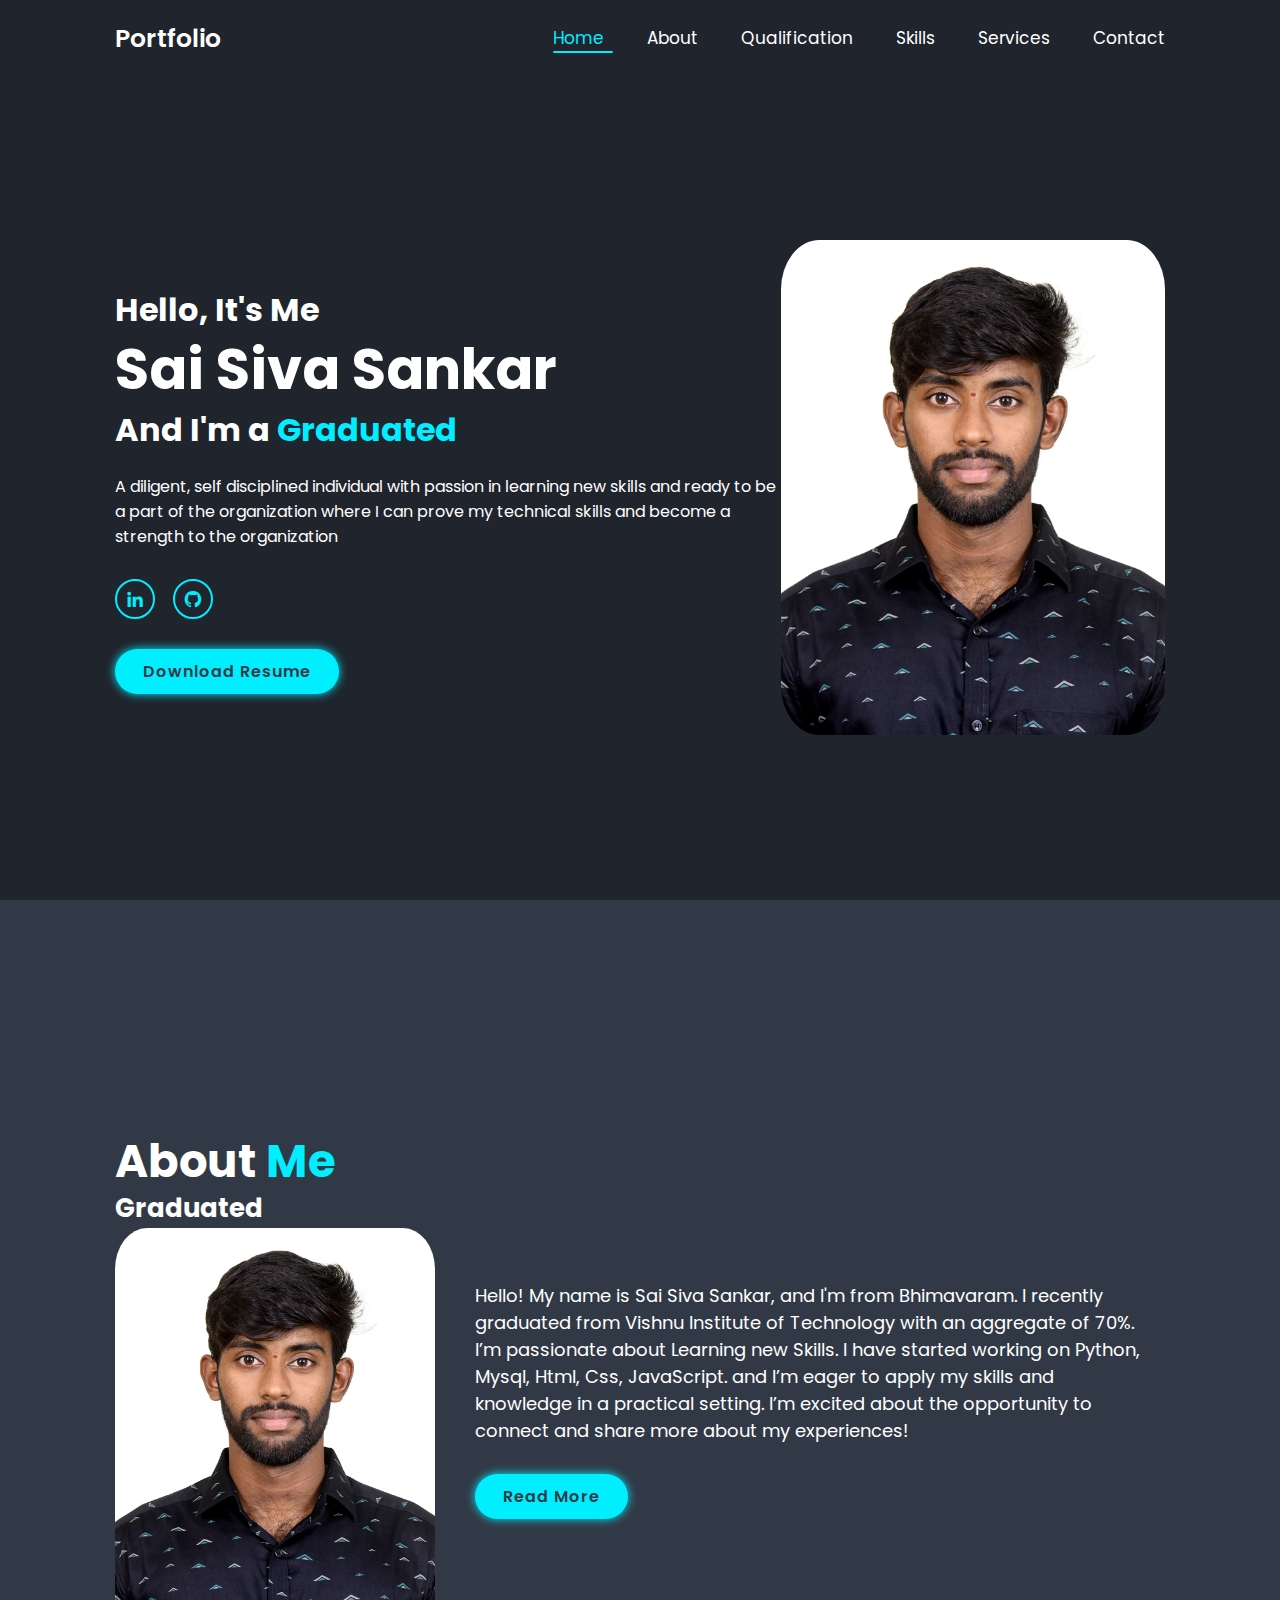
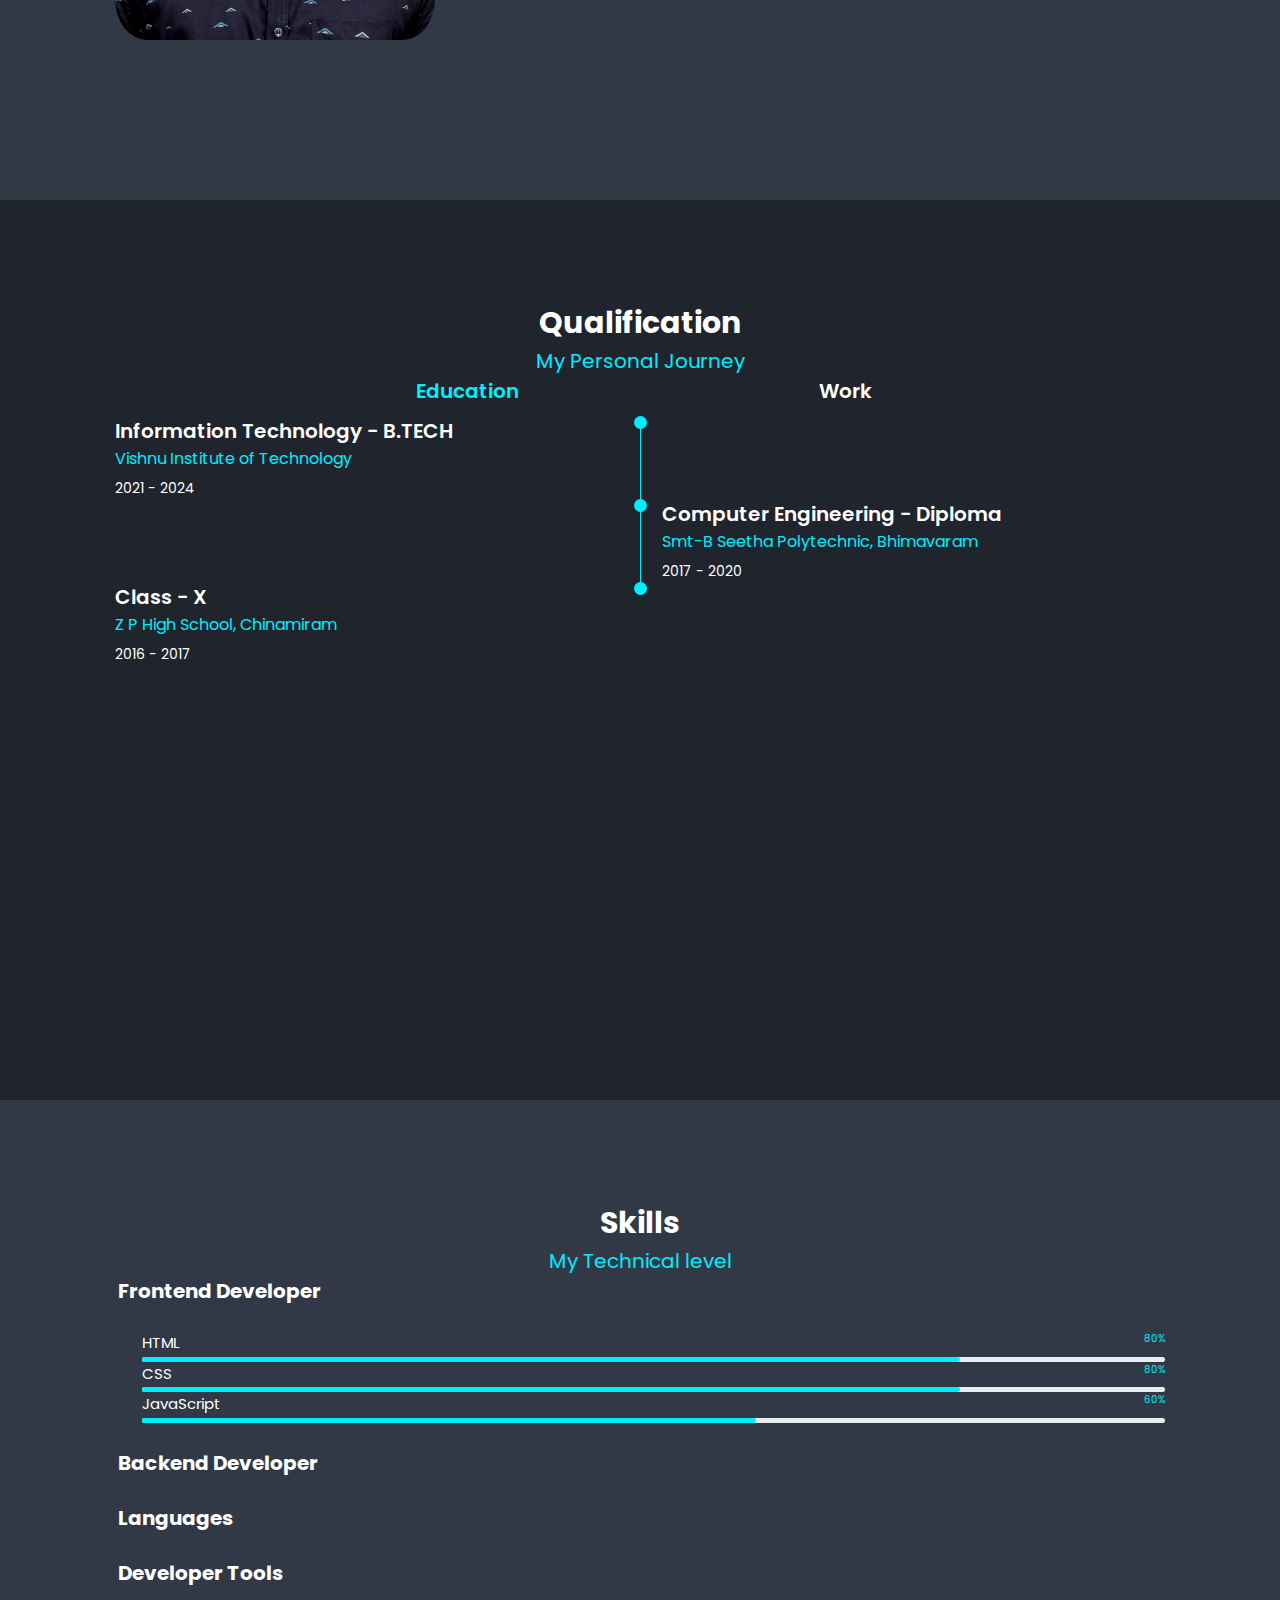
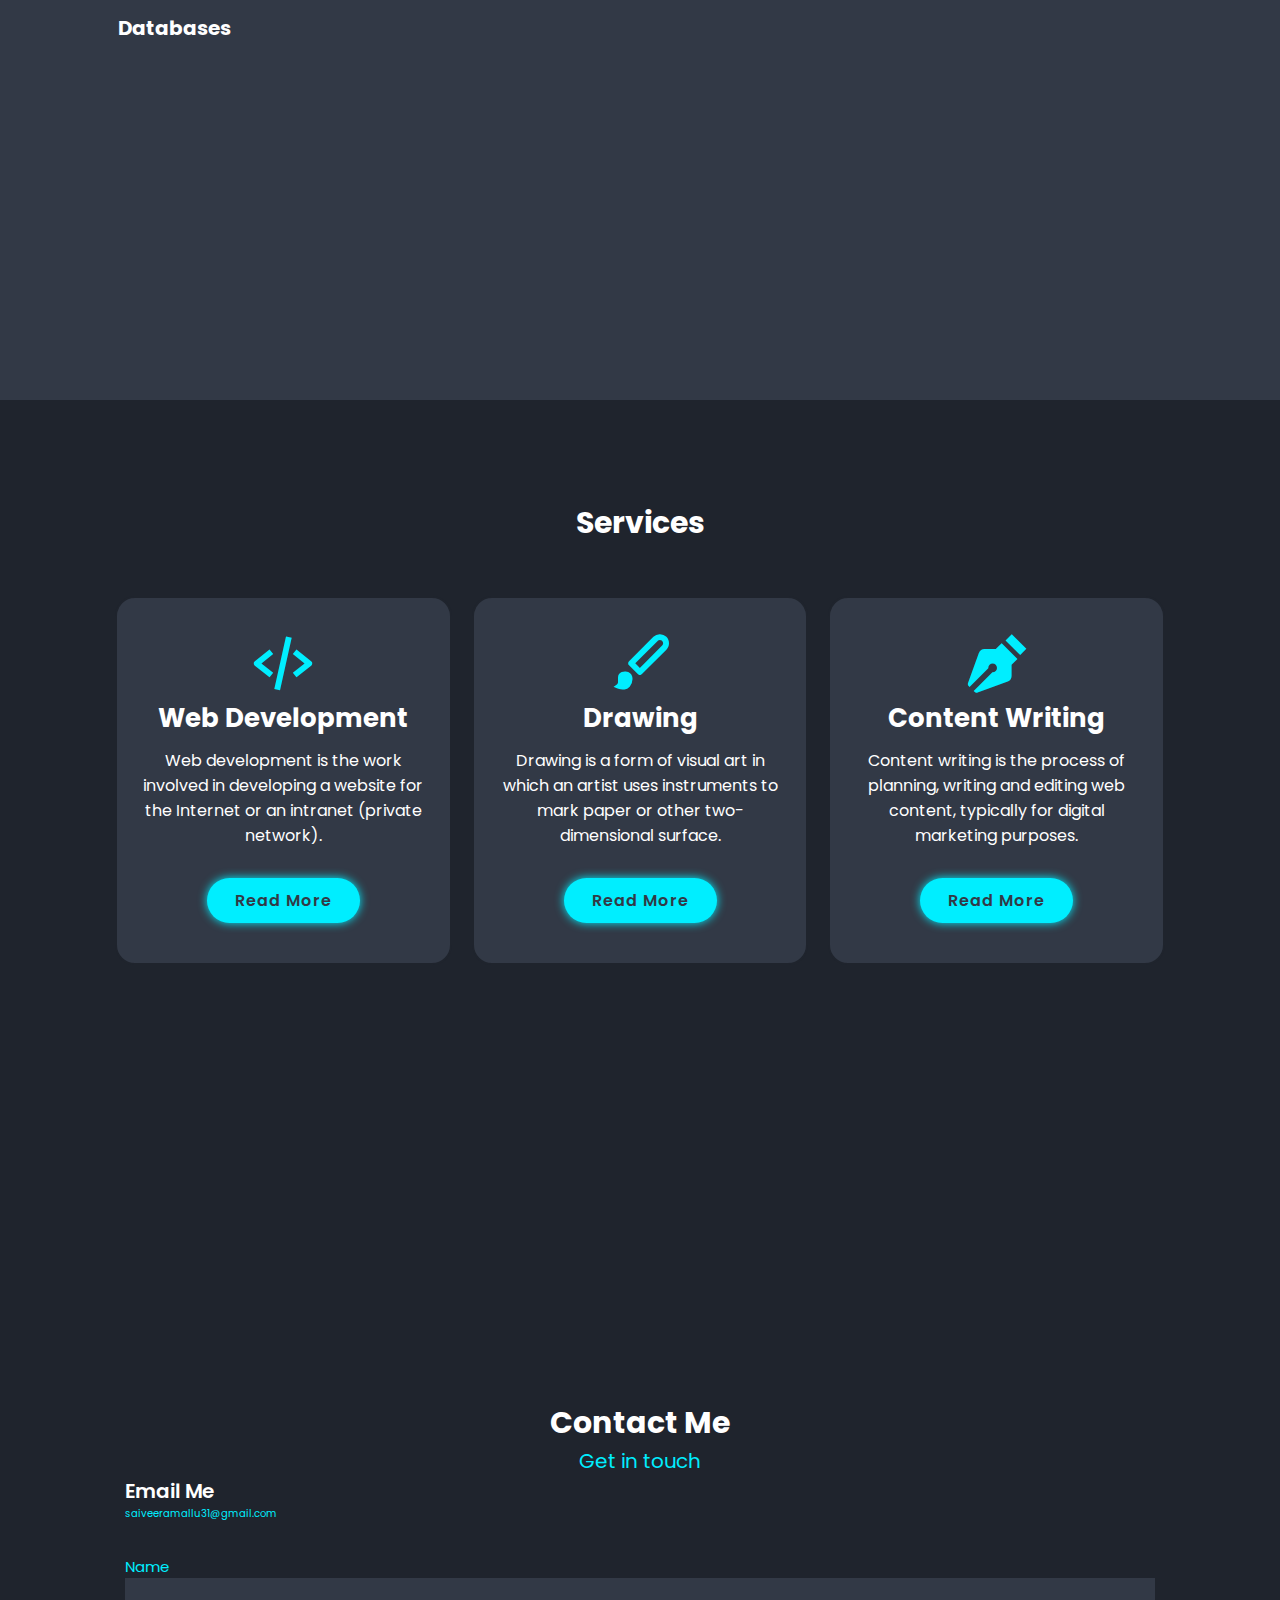
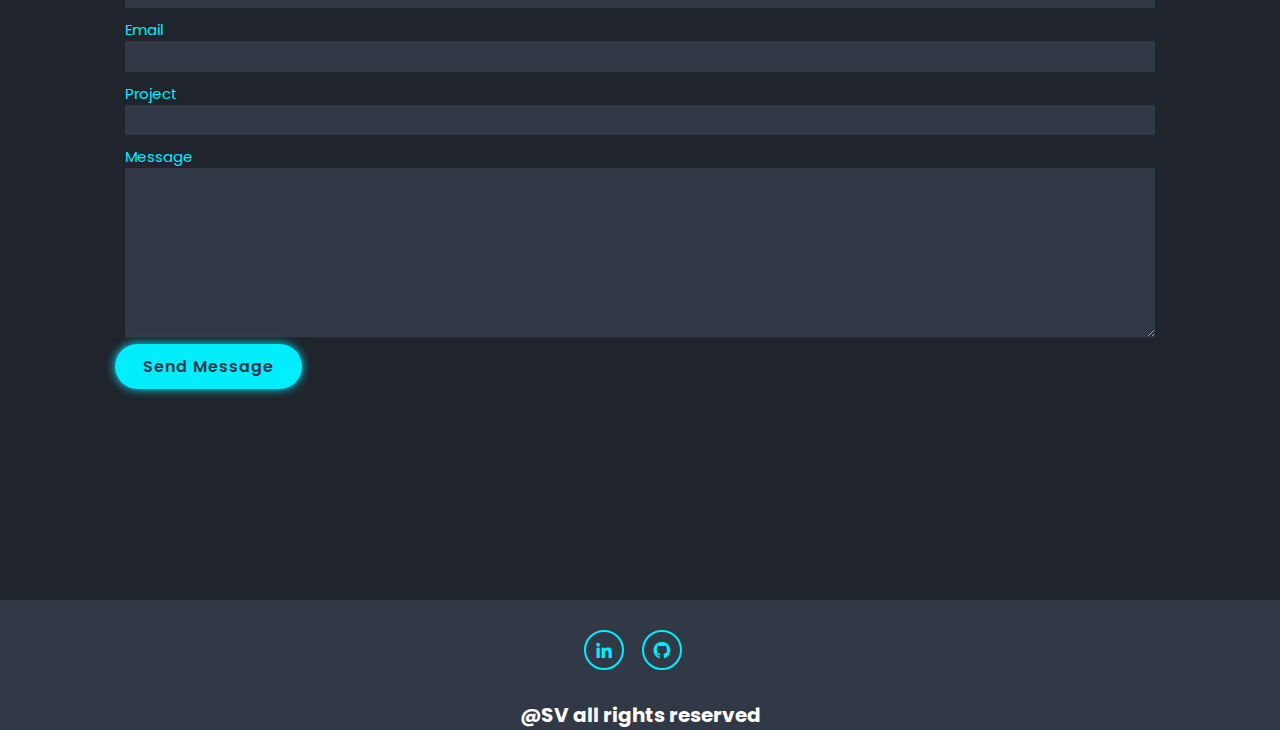
<file: index.html>
<!DOCTYPE html>
<html lang="en">
    <head>
        <meta charset="UTF-8">
        <meta http-equiv="X-UA-Compatible" content=""IE=edge">
        <meta name="viewport" content="width=device-width, initial-scale=1.0">
        <title>Resonsive Personal Portfolio Website Design </title>

        <!--box icons-->
        <link href="https://unpkg.com/boxicons@2.1.4/css/boxicons.min.css" rel="stylesheet">

        <!--icons-->
        <link rel="stylesheet" href="https://unicons.iconscout.com/release/v4.0.8/css/line.css">

        <!--custom css-->

        <link rel="stylesheet" href="style.css">
        
    </head>

    <body>
        <!--header design-->
        <header class="header">
            <a href="#" class="logo">Portfolio</a>

            <input type="checkbox" id="check">
            <label for="check" class="icons">
                <i class="bx bx-menu" id="menu-icon"></i>
                <i class="bx bx-x" id="close-icon"></i>
            </label>
            <nav class="navbar">
                <a href="#home" style="--i:0;" class = "active1">Home</a>
                <a href="#about" style="--i:1;" class = "active2">About</a>
                <a href="#qualification" style="--i:2;" class = "active3">Qualification</a>
                <a href="#skills" style="--i:3;" class = "active4">Skills</a>
                <a href="#services" style="--i:4;" class = "active5">Services</a>
                <a href="#contact" style="--i:6;" class = "active7">Contact</a><hr />
            </nav>
        </header>

        <!--home section design-->
        <section class="home" id="home">
            <div class="home-content">
                <h3>Hello, It's Me </h3>
                <h1>Sai Siva Sankar</h1>
                <h3>And I'm a <span> Graduated</span></h3>
                <p>A diligent, self disciplined individual with passion in learning new skills and ready to be a part of the organization where
                    I can prove my technical skills and become a strength to the organization</p>
                <div class = "social-media">
                    <a href="https://www.linkedin.com/in/sai-siva-sankar-veeramallu-43a82a280/" target="_blank"><i class="bx bxl-linkedin"></i> </a>
                    <a href="https://github.com/saiveeramallu31" target="_blank"><i class="bx bxl-github"></i> </a>
                    
                </div>
                <a href ="https://drive.google.com/file/d/1_Po-BBAUO2ThynuRg2GUa0xFnQ-aGEoz/view?usp=drive_link" class="btn" download target="_blank">Download Resume</a>

            </div>

            <div class ="home-img">
                <img src="VAS_9276.JPG" alt="">
            </div>
        </section>

        <!--about section -->
        <section class="about" id="about">
            
            <div class="abount-content">
                <h2 class="heading">About <span>Me</span></h2>
                <h3>Graduated</h3>
                <div class="about-img">
                    <img src="VAS_9276.JPG" alt="">
                </div></div>
                <div class="about-pb"><p>Hello! My name is Sai Siva Sankar, and I'm from Bhimavaram. I recently graduated from Vishnu Institute of Technology with an aggregate of 70%. I’m passionate about Learning new Skills. I have started working on Python, Mysql, Html, Css, JavaScript. and I’m eager to apply my skills and knowledge in a practical setting. I’m excited about the opportunity to connect and share more about my experiences!</p>
                <a href="#" class="btn">Read More</a></div>
            
        </section>

        <!--Qualification-->
        <section class="qualification section" id="qualification">
            <h2 class="section_title" >Qualification</h2>
            <span class="section_subtitle">My Personal Journey</span>

            <div class="qualification_container container">
                <div class="qualification_tabs">
                    <div class="qualification_button button--flex qualification_active" data-target="#education">
                        <i class="uil uil-graduation-cap qualification_icon"></i>
                        Education
                    </div>

                    <div class="qualification_button button--flex" data-target="#work">
                        <i class="uil uil-briefcase-alt qualification_icon"></i>
                        Work
                    </div>
                </div>

                <div class="qualification_sections">
                    <div class="qualification_content qualification_active" data-content id="education">
                        <div class="qualification_data">
                            <div>
                                <h3 class="qualification_title">Information Technology - B.TECH</h3>
                                <span class="qualification_subtitle">Vishnu Institute of Technology</span>
                                <div class="qualification_calendar">
                                    <i class="uil uil-calendar-alt"> </i>
                                     2021 - 2024
                                </div>
                            </div>

                            <div>
                                <span class="qualification_rounder"></span>
                                <span class="qualification_line"></span>
                            </div>
                        </div>

                        <div class="qualification_data">
                            <div class="q_space"></div>

                            <div>
                                <span class="qualification_rounder"></span>
                                <span class="qualification_line"></span>
                            </div>

                            <div>
                                <h3 class="qualification_title">Computer Engineering - Diploma</h3>
                                <span class="qualification_subtitle">Smt-B Seetha Polytechnic, Bhimavaram</span>
                                <div class="qualification_calendar">
                                    <i class="uil uil-calendar-alt"></i>
                                    2017 - 2020
                                </div>
                            </div>
                        </div>


                        <div class="qualification_data">
                            <div>
                                <h3 class="qualification_title">Class - X</h3>
                                <span class="qualification_subtitle">Z P High School, Chinamiram</span>
                                <div class="qualification_calendar">
                                    <i class="uil uil-calendar-alt"></i>
                                    2016 - 2017
                                </div>
                            </div>

                            <div>
                                <span class="qualification_rounder"></span>
                                <!--<span class="qualification_line"></span>-->
                            </div>
                        </div>
                    </div>

                     <div class="qualification_content" data-content id="work">
                        <div class="qualification_data">
                            <div></div>

                            <div>
                                <span class="qualification_rounder"></span>
                                <!--<span class="qualification_line"></span>-->
                            </div>

                            <div>
                                <h3 class="qualification_title">Machine Learning(intern)</h3>
                                <span class="qualification_subtitle">Verzeo, Online</span>
                                <div class="qualification_calendar">
                                    <i class="uil uil-calendar-alt"></i>
                                    01-April-2023 - 31-June-2022
                                </div>
                            </div>
                        </div>

                       <!-- <div class="qualification_data">
                            <div></div>

                            <div>
                                <span class="qualification_rounder"></span>
                                <span class="qualification_line"></span>
                            </div>

                            <div>
                                <h3 class="qualification_title">Electronics & communication Enginner - Diploma</h3>
                                <span class="qualification_subtitle">VNR VJIET Collage, Hyderabad</span>
                                <div class="qualification_calendar">
                                    <i class="uil uil-calendar-alt"></i>
                                    2018 - 2021
                                </div>
                            </div>
                        </div>


                        <div class="qualification_data">
                            <div>
                                <h3 class="qualification_title">Class - X</h3>
                                <span class="qualification_subtitle">Geetha High School, Medak</span>
                                <div class="qualification_calendar">
                                    <i class="uil uil-calendar-alt"></i>
                                    2017 - 2018
                                </div>
                            </div>

                            <div>
                                <span class="qualification_rounder"></span>
                                <span class="qualification_line"></span>
                            </div>
                        </div>-->
                    </div>
                </div>
            </div>
        </section>

         <!--SKILLS SECTION-->
         <section class="skills section" id="skills">
            <h2 class="section_title">Skills</h2>
            <span class="section_subtitle">My Technical level</span>
            <div class="skills_container container grid">
                <div>
                    <!--skills 1-->
                    <div class="skills_content skills_open">
                        <div class="skills_header">
                            <i class="uil uil-brackets-curly skills_icon"></i>
                            <div>
                                <h1 class="skills_title">Frontend Developer</h1>
                            </div>
                            <i class="uil uil-angle-down skills_arrow"></i>

                        </div>
                        <div class="skills_list grid">
                            <div class="skills_data">
                                <div class="skills_titles">
                                    <h3 class="skills_name">HTML</h3>
                                    <span class="skills_number">80%</span>
                                </div>
                                <div class="skills_bar">
                                    <span class="skills_percentage skills_html"></span>
                                </div>

                            </div>

                            <div class="skills_data">
                                <div class="skills_titles">
                                    <h3 class="skills_name">CSS</h3>
                                    <span class="skills_number">80%</span>
                                </div>
                                <div class="skills_bar">
                                    <span class="skills_percentage skills_css"></span>
                                </div>

                            </div>

                            <div class="skills_data">
                                <div class="skills_titles">
                                    <h3 class="skills_name">JavaScript</h3>
                                    <span class="skills_number">60%</span>
                                </div>
                                <div class="skills_bar">
                                    <span class="skills_percentage skills_js"></span>
                                </div>

                            </div>

                        </div>

                    </div>

                    <!--skills 2-->
                    <div class="skills_content skills_close">
                        <div class="skills_header">
                            <i class="uil uil-server-network skills_icon"></i>
                            <div>
                                <h1 class="skills_title">Backend Developer</h1>
                            </div>
                            <i class="uil uil-angle-down skills_arrow"></i>

                        </div>
                        <div class="skills_list grid">
                            <div class="skills_data">
                                <div class="skills_titles">
                                    <h3 class="skills_name">Python</h3>
                                    <span class="skills_number">60%</span>
                                </div>
                                <div class="skills_bar">
                                    <span class="skills_percentage skills_python"></span>
                                </div>

                            </div>

                        </div>

                    </div>
                </div>

                <div>
                    <!--skills 3-->
                    <div class="skills_content skills_close">
                        <div class="skills_header">
                            <i class="uil uil-brackets-curly skills_icon"></i>
                            <div>
                                <h1 class="skills_title">Languages</h1>
                            </div>
                            <i class="uil uil-angle-down skills_arrow"></i>

                        </div>
                        <div class="skills_list grid">
                            <div class="skills_data">
                                <div class="skills_titles">
                                    <h3 class="skills_name">SQL</h3>
                                    <span class="skills_number">80%</span>
                                </div>
                                <div class="skills_bar">
                                    <span class="skills_percentage skills_sql"></span>
                                </div>

                            </div>

                        </div>

                    </div>
                </div>

                <div>
                    <!--skills 4-->
                    <div class="skills_content skills_close">
                        <div class="skills_header">
                            <i class="uil uil-visual-studio skills_icon"></i>
                            <div>
                                <h1 class="skills_title">Developer Tools</h1>
                            </div>
                            <i class="uil uil-angle-down skills_arrow"></i>

                        </div>
                        <div class="skills_list grid">
                            <div class="skills_data">
                                <div class="skills_titles">
                                    <h3 class="skills_name">Visual Studio Code</h3>
                                    <span class="skills_number">100%</span>
                                </div>
                                <div class="skills_bar">
                                    <span class="skills_percentage skills_vscode"></span>
                                </div>

                            </div>

                        </div>

                    </div>
                </div>

                <div>
                    <!--skills 5-->
                    <div class="skills_content skills_close">
                        <div class="skills_header">
                            <i class="uil uil-database skills_icon"></i>
                            <div>
                                <h1 class="skills_title">Databases</h1>
                            </div>
                            <i class="uil uil-angle-down skills_arrow"></i>

                        </div>
                        <div class="skills_list grid">
                            <div class="skills_data">
                                <div class="skills_titles">
                                    <h3 class="skills_name">Microsoft SQL</h3>
                                    <span class="skills_number">80%</span>
                                </div>
                                <div class="skills_bar">
                                    <span class="skills_percentage skills_msql"></span>
                                </div>

                            </div>
                            <div class="skills_data">
                                <div class="skills_titles">
                                    <h3 class="skills_name">MySQL</h3>
                                    <span class="skills_number">80%</span>
                                </div>
                                <div class="skills_bar">
                                    <span class="skills_percentage skills_mysql"></span>
                                </div>

                            </div>

                        </div>

                    </div>
                </div>

            </div>
        </section>

        <!--services section -->
        <section class="services" id="services">
            <h2 class="section_title">Services</h2>
            <div class="services-container">
                <div class="services-box">
                    <i class="bx bx-code-alt"></i>
                    <h3>Web Development</h3>
                    <p>Web development is the work involved in developing a website for the 
                        Internet or an intranet (private network).</p>
                    <a href="#" class="btn">Read More</a>
                </div>

                <div class="services-box">
                    <i class="bx bxs-paint"></i>
                    <h3>Drawing</h3>
                    <p>Drawing is a form of visual art in which an artist 
                        uses instruments to mark paper or other two-dimensional surface. 
                        </p>
                    <a href="#" class="btn">Read More</a>
                </div>

                <div class="services-box">
                    <i class="bx bxs-pen"></i>
                    <h3>Content Writing</h3>
                    <p>Content writing is the process of planning, writing and editing web content,
                         typically for digital marketing purposes.</p>
                    <a href="#" class="btn">Read More</a>
                </div>
            </div>
        </section>

        

        <!--Contact section-->
        <section class="contact section" id="contact">
            <h2 class="section_title">Contact Me</h2>
            <span class="section_subtitle">Get in touch</span>

            <div class="contact_container container grid">
                <div>
                    <div class="contact_information">
                        <i class="uil uil-envelope contact_icon"></i>

                        <div>
                            <h3 class="contact_title">Email Me</h3>
                            <span class="contact_subtitle">saiveeramallu31@gmail.com</span>
                        </div>
                    </div>
                </div>

                <form action="" class="contact_form grid">
                    <div class="contact_inputs grid">
                        <div class="contact_content">
                            <label for="" class="contact_label">Name</label>
                            <input type="text" class="contact_input">
                        </div>

                        <div class="contact_content">
                            <label for="" class="contact_label">Email</label>
                            <input type="email" class="contact_input">
                        </div>
                    </div>
                    <div class="contact_content">
                        <label for="" class="contact_label">Project</label>
                        <input type="text" class="contact_input">
                    </div>
                    <div class="contact_content">
                        <label for="" class="contact_label">Message</label>
                        <textarea name="" id="" cols="0" rows="7" class="contact_input"></textarea>
                    </div>

                    <div>
                        <a href="" class="btn" id="buttun_td">
                            Send Message
                            <i class="uil uil-message button_icon"></i>
                        </a>
                    </div>
                </form>
            </div>
        </section>

        <!--footer section-->
        <footer class="footer">
            <div class = "social-media">
                <a href="https://www.linkedin.com/in/sai-siva-sankar-veeramallu-43a82a280/" target="_blank"><i class="bx bxl-linkedin"></i> </a>
                <a href="https://github.com/saiveeramallu31" target="_blank"><i class="bx bxl-github"></i> </a>
                
            </div>
            <h6 class="footer_bar">@SV all rights reserved</h6>
        </footer>

        <!--custom js-->
        <script src="script.js"></script>



    </body>
</html>
</file>
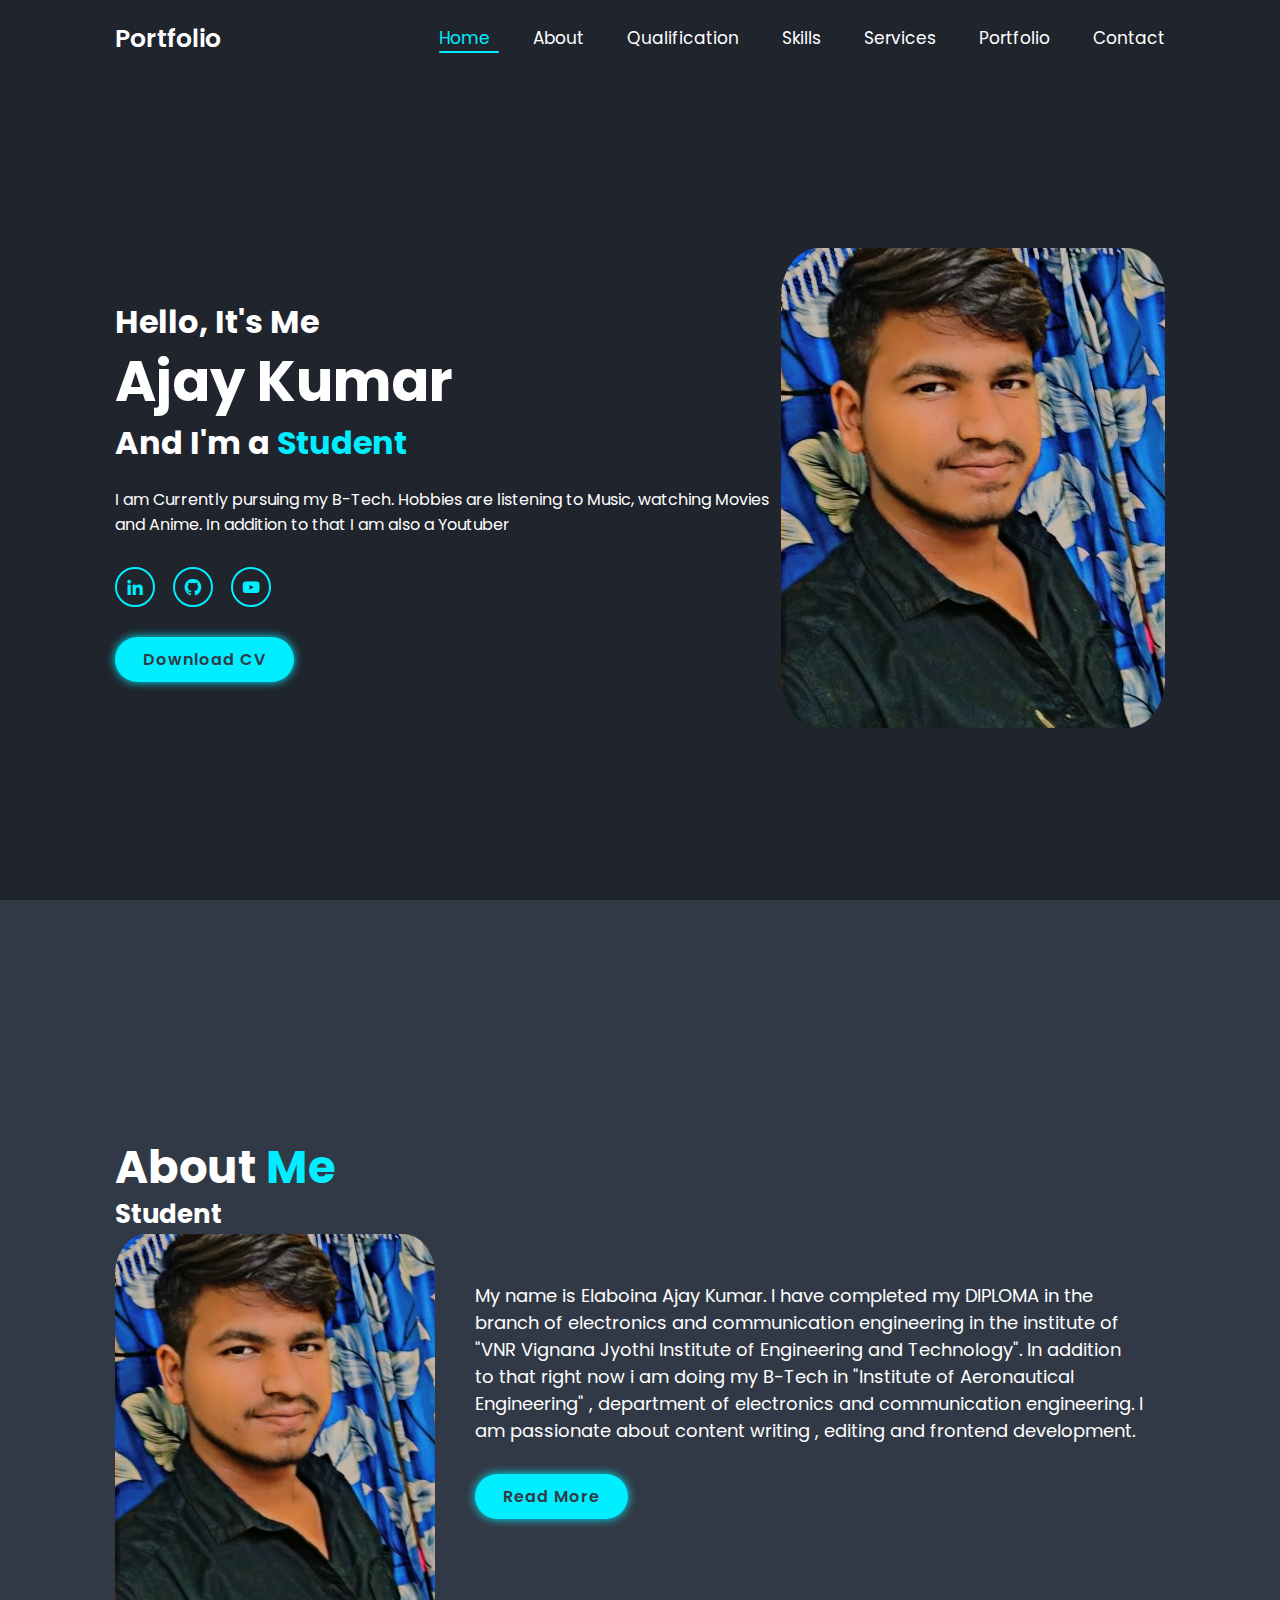
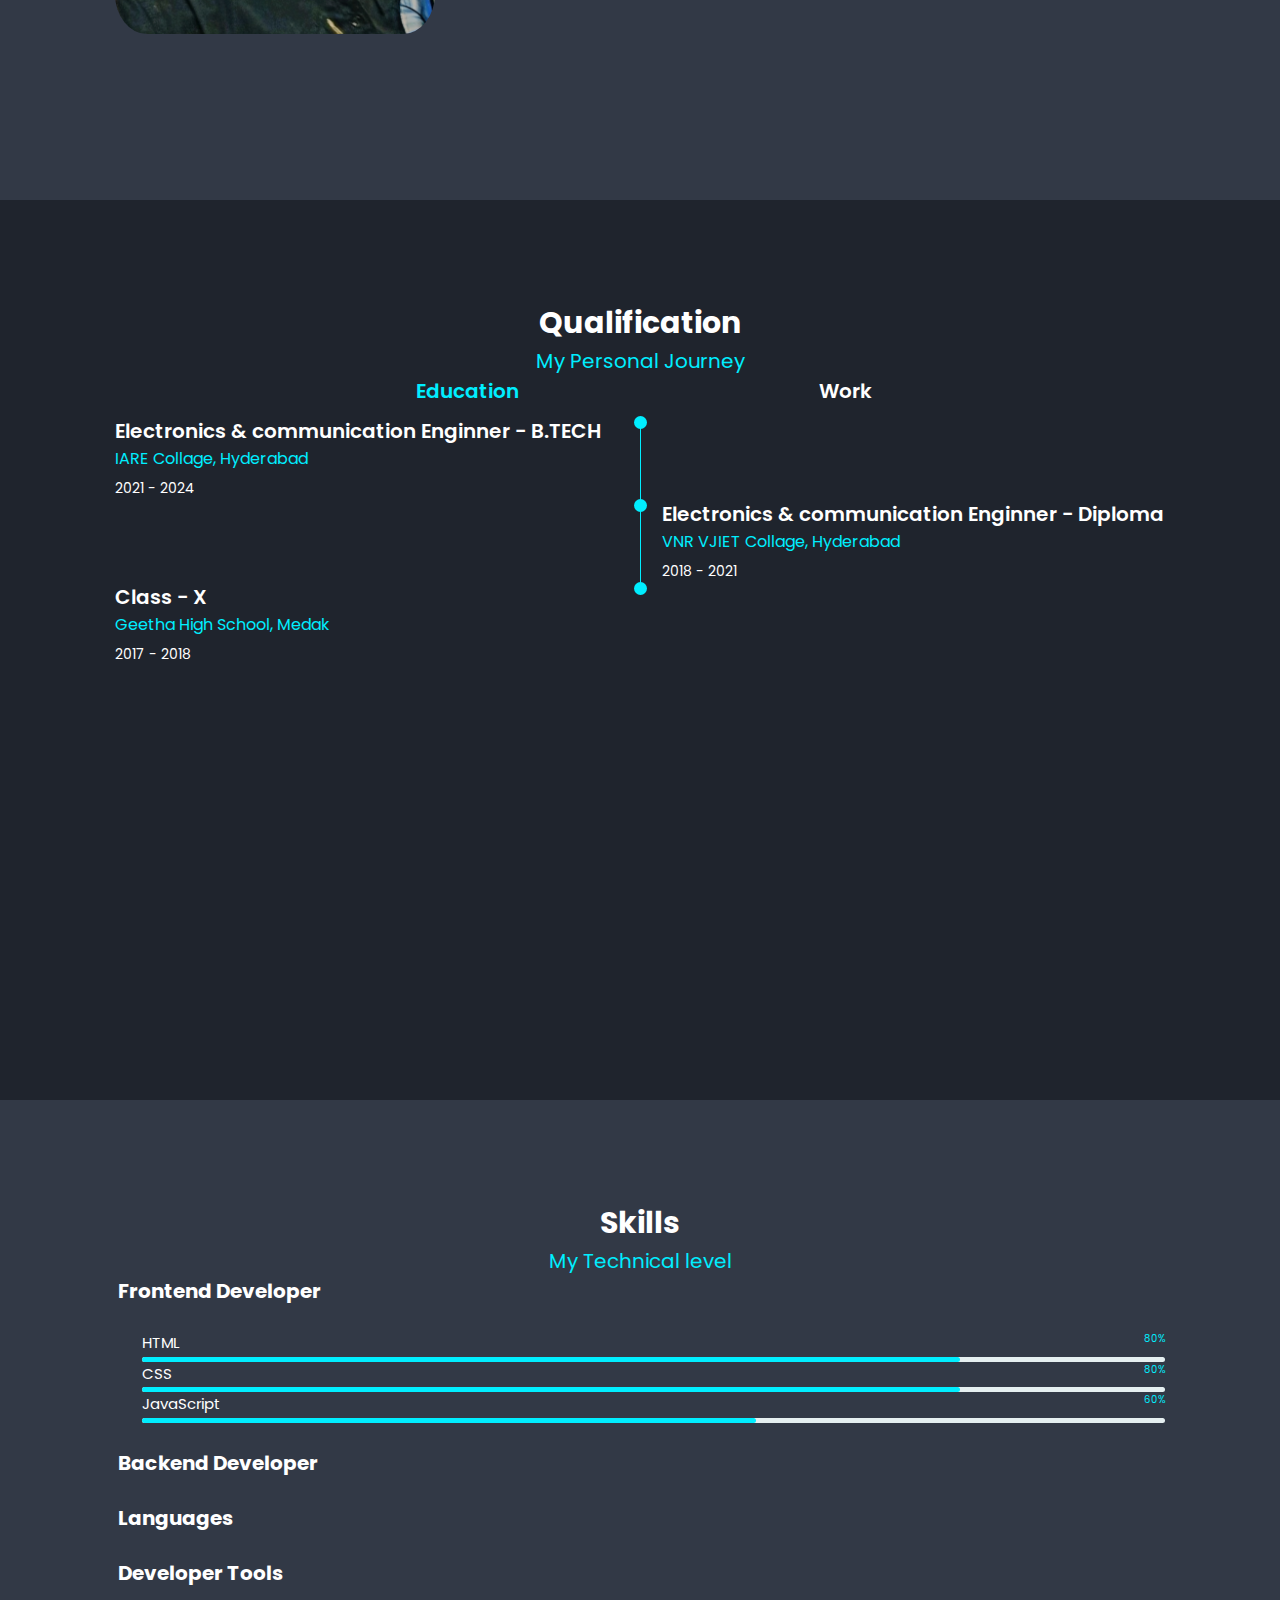
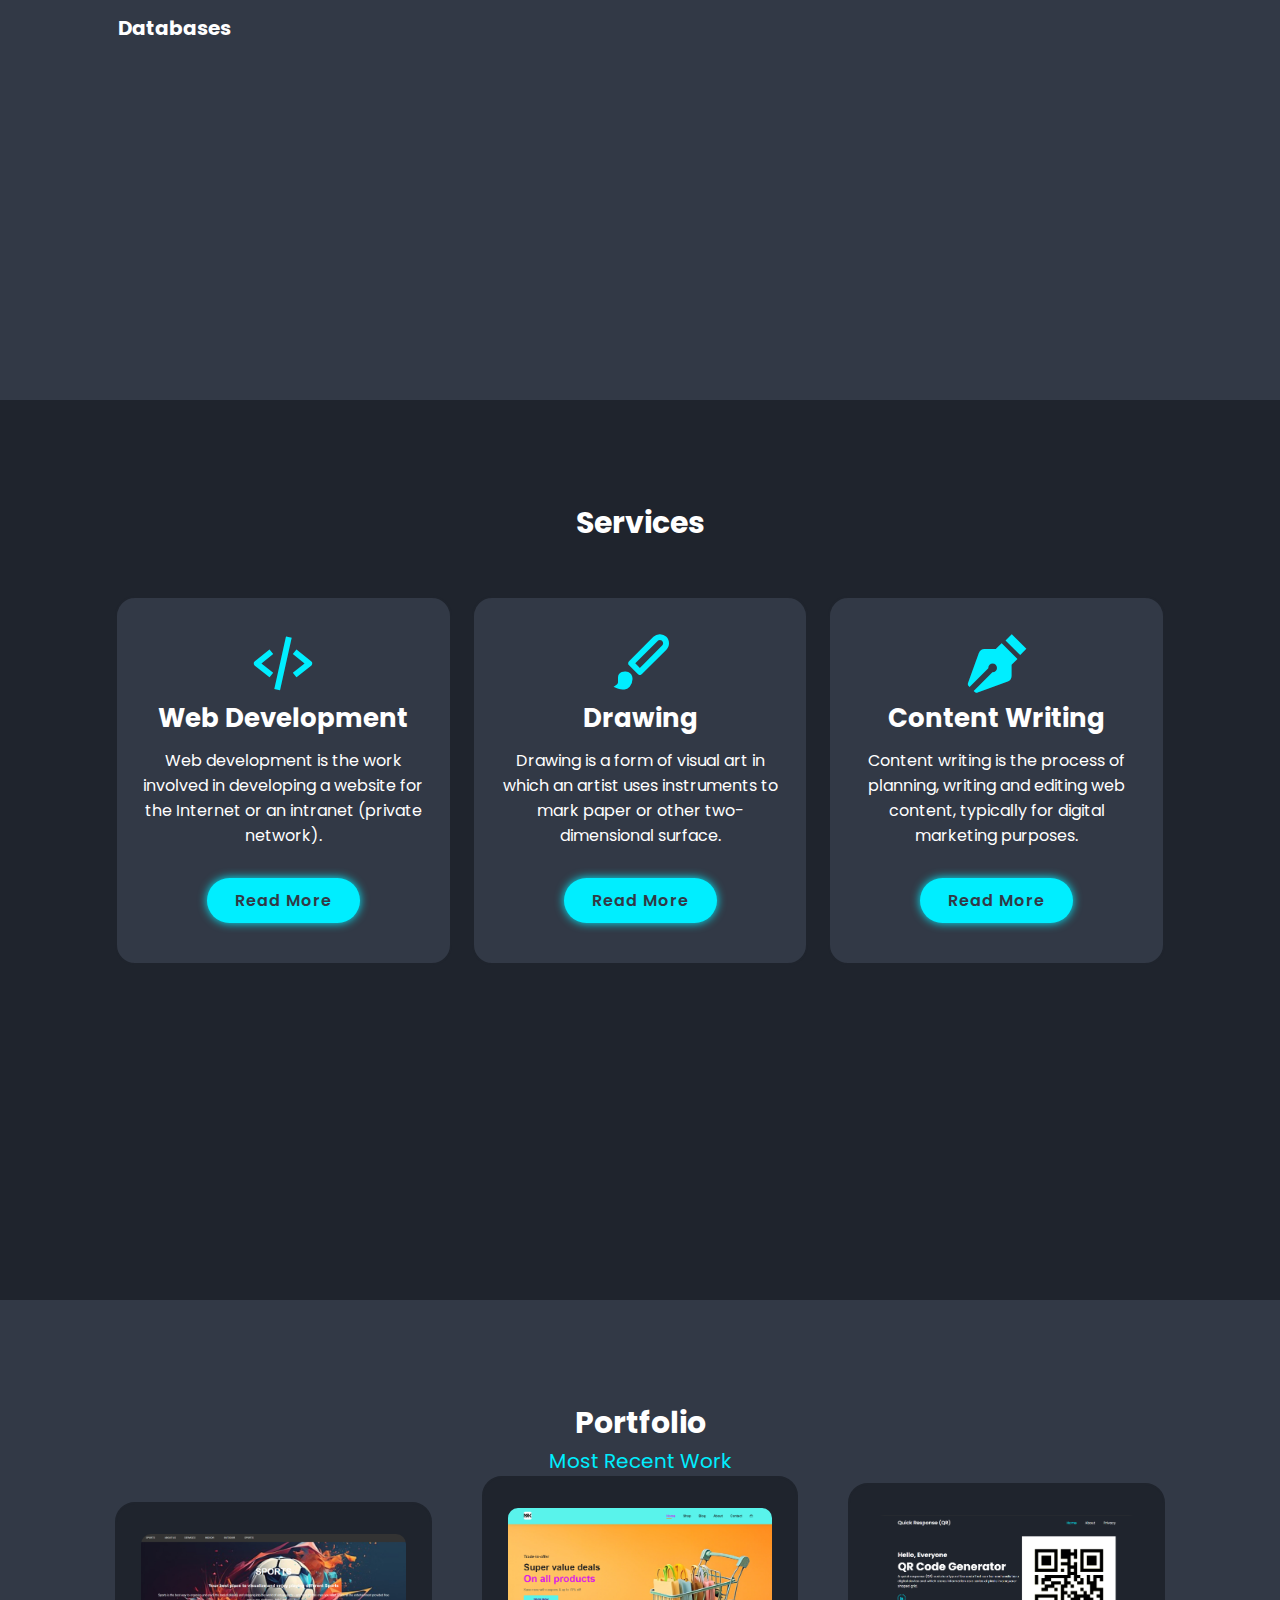
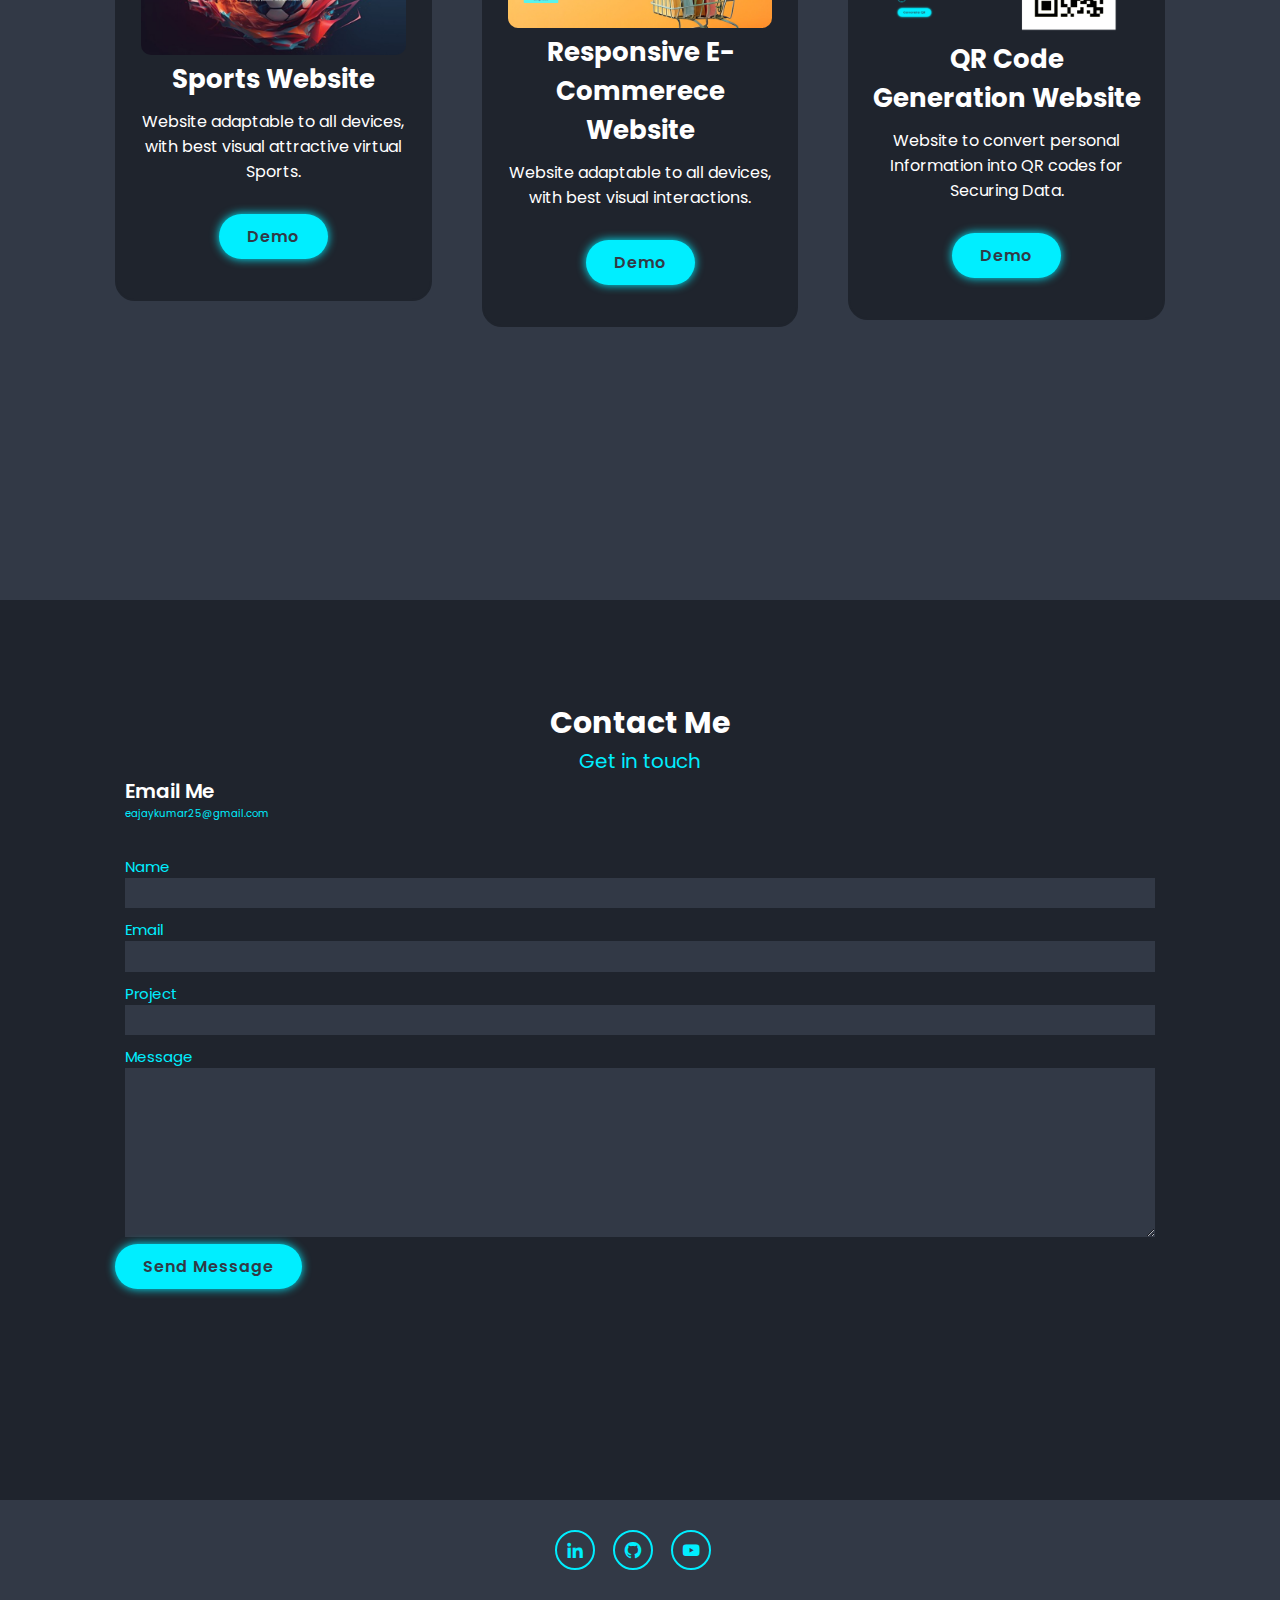
<file: Portfolio/index.html>
<!DOCTYPE html>
<html lang="en">
    <head>
        <meta charset="UTF-8">
        <meta http-equiv="X-UA-Compatible" content=""IE=edge">
        <meta name="viewport" content="width=device-width, initial-scale=1.0">
        <title>Resonsive Personal Portfolio Website Design </title>

        <!--box icons-->
        <link href="https://unpkg.com/boxicons@2.1.4/css/boxicons.min.css" rel="stylesheet">

        <!--icons-->
        <link rel="stylesheet" href="https://unicons.iconscout.com/release/v4.0.8/css/line.css">

        <!--custom css-->

        <link rel="stylesheet" href="style.css">
        
    </head>

    <body>
        <!--header design-->
        <header class="header">
            <a href="#" class="logo">Portfolio</a>

            <input type="checkbox" id="check">
            <label for="check" class="icons">
                <i class="bx bx-menu" id="menu-icon"></i>
                <i class="bx bx-x" id="close-icon"></i>
            </label>
            <nav class="navbar">
                <a href="#home" style="--i:0;" class = "active1">Home</a>
                <a href="#about" style="--i:1;" class = "active2">About</a>
                <a href="#qualification" style="--i:2;" class = "active3">Qualification</a>
                <a href="#skills" style="--i:3;" class = "active4">Skills</a>
                <a href="#services" style="--i:4;" class = "active5">Services</a>
                <a href="#portfolio" style="--i:5;"class = "active6" >Portfolio</a>
                <a href="#contact" style="--i:6;" class = "active7">Contact</a><hr />
            </nav>
        </header>

        <!--home section design-->
        <section class="home" id="home">
            <div class="home-content">
                <h3>Hello, It's Me </h3>
                <h1>Ajay Kumar</h1>
                <h3>And I'm a <span> Student</span></h3>
                <p>I am Currently pursuing my B-Tech. Hobbies are listening to Music, 
                    watching Movies and Anime. 
                In addition to that I am also a Youtuber</p>
                <div class = "social-media">
                    <a href="https://www.linkedin.com/in/ajaykumar-elaboina-148510194/"><i class="bx bxl-linkedin"></i> </a>
                    <a href="https://github.com/Ajaykumar2543?tab=repositories"><i class="bx bxl-github"></i> </a>
                    <a href="https://www.youtube.com/channel/UC16AbpUpQog0QZomaAKuyzQ"> <i class="bx bxl-youtube"></i> </a>
                </div>
                <a href ="#" class="btn">Download CV</a>

            </div>

            <div class ="home-img">
                <img src="face-cut (1).jpeg" alt="">
            </div>
        </section>

        <!--about section -->
        <section class="about" id="about">
            
            <div class="abount-content">
                <h2 class="heading">About <span>Me</span></h2>
                <h3>Student</h3>
                <div class="about-img">
                    <img src="face-cut (1).jpeg" alt="">
                </div></div>
                <div class="about-pb"><p>My name is Elaboina Ajay Kumar. I have completed my DIPLOMA in the branch of electronics and communication engineering in the 
                    institute of "VNR Vignana Jyothi Institute of Engineering and Technology". 
                    In addition to that right now i am doing my B-Tech in "Institute of Aeronautical Engineering" , 
                    department of electronics and communication engineering. 
                    I am passionate about content writing , editing and frontend development.</p>
                <a href="#" class="btn">Read More</a></div>
            
        </section>

        <!--Qualification-->
        <section class="qualification section" id="qualification">
            <h2 class="section_title" >Qualification</h2>
            <span class="section_subtitle">My Personal Journey</span>

            <div class="qualification_container container">
                <div class="qualification_tabs">
                    <div class="qualification_button button--flex qualification_active" data-target="#education">
                        <i class="uil uil-graduation-cap qualification_icon"></i>
                        Education
                    </div>

                    <div class="qualification_button button--flex" data-target="#work">
                        <i class="uil uil-briefcase-alt qualification_icon"></i>
                        Work
                    </div>
                </div>

                <div class="qualification_sections">
                    <div class="qualification_content qualification_active" data-content id="education">
                        <div class="qualification_data">
                            <div>
                                <h3 class="qualification_title">Electronics & communication Enginner - B.TECH</h3>
                                <span class="qualification_subtitle">IARE Collage, Hyderabad</span>
                                <div class="qualification_calendar">
                                    <i class="uil uil-calendar-alt"></i>
                                    2021 - 2024
                                </div>
                            </div>

                            <div>
                                <span class="qualification_rounder"></span>
                                <span class="qualification_line"></span>
                            </div>
                        </div>

                        <div class="qualification_data">
                            <div class="q_space"></div>

                            <div>
                                <span class="qualification_rounder"></span>
                                <span class="qualification_line"></span>
                            </div>

                            <div>
                                <h3 class="qualification_title">Electronics & communication Enginner - Diploma</h3>
                                <span class="qualification_subtitle">VNR VJIET Collage, Hyderabad</span>
                                <div class="qualification_calendar">
                                    <i class="uil uil-calendar-alt"></i>
                                    2018 - 2021
                                </div>
                            </div>
                        </div>


                        <div class="qualification_data">
                            <div>
                                <h3 class="qualification_title">Class - X</h3>
                                <span class="qualification_subtitle">Geetha High School, Medak</span>
                                <div class="qualification_calendar">
                                    <i class="uil uil-calendar-alt"></i>
                                    2017 - 2018
                                </div>
                            </div>

                            <div>
                                <span class="qualification_rounder"></span>
                                <!--<span class="qualification_line"></span>-->
                            </div>
                        </div>
                    </div>

                     <div class="qualification_content" data-content id="work">
                        <div class="qualification_data">
                            <div></div>

                            <div>
                                <span class="qualification_rounder"></span>
                                <!--<span class="qualification_line"></span>-->
                            </div>

                            <div>
                                <h3 class="qualification_title">Web developer</h3>
                                <span class="qualification_subtitle">Oasis Infobyte, Hyderabad</span>
                                <div class="qualification_calendar">
                                    <i class="uil uil-calendar-alt"></i>
                                    15-May-2023 - 15-June-2023
                                </div>
                            </div>
                        </div>

                       <!-- <div class="qualification_data">
                            <div></div>

                            <div>
                                <span class="qualification_rounder"></span>
                                <span class="qualification_line"></span>
                            </div>

                            <div>
                                <h3 class="qualification_title">Electronics & communication Enginner - Diploma</h3>
                                <span class="qualification_subtitle">VNR VJIET Collage, Hyderabad</span>
                                <div class="qualification_calendar">
                                    <i class="uil uil-calendar-alt"></i>
                                    2018 - 2021
                                </div>
                            </div>
                        </div>


                        <div class="qualification_data">
                            <div>
                                <h3 class="qualification_title">Class - X</h3>
                                <span class="qualification_subtitle">Geetha High School, Medak</span>
                                <div class="qualification_calendar">
                                    <i class="uil uil-calendar-alt"></i>
                                    2017 - 2018
                                </div>
                            </div>

                            <div>
                                <span class="qualification_rounder"></span>
                                <span class="qualification_line"></span>
                            </div>
                        </div>-->
                    </div>
                </div>
            </div>
        </section>

         <!--SKILLS SECTION-->
         <section class="skills section" id="skills">
            <h2 class="section_title">Skills</h2>
            <span class="section_subtitle">My Technical level</span>
            <div class="skills_container container grid">
                <div>
                    <!--skills 1-->
                    <div class="skills_content skills_open">
                        <div class="skills_header">
                            <i class="uil uil-brackets-curly skills_icon"></i>
                            <div>
                                <h1 class="skills_title">Frontend Developer</h1>
                            </div>
                            <i class="uil uil-angle-down skills_arrow"></i>

                        </div>
                        <div class="skills_list grid">
                            <div class="skills_data">
                                <div class="skills_titles">
                                    <h3 class="skills_name">HTML</h3>
                                    <span class="skills_number">80%</span>
                                </div>
                                <div class="skills_bar">
                                    <span class="skills_percentage skills_html"></span>
                                </div>

                            </div>

                            <div class="skills_data">
                                <div class="skills_titles">
                                    <h3 class="skills_name">CSS</h3>
                                    <span class="skills_number">80%</span>
                                </div>
                                <div class="skills_bar">
                                    <span class="skills_percentage skills_css"></span>
                                </div>

                            </div>

                            <div class="skills_data">
                                <div class="skills_titles">
                                    <h3 class="skills_name">JavaScript</h3>
                                    <span class="skills_number">60%</span>
                                </div>
                                <div class="skills_bar">
                                    <span class="skills_percentage skills_js"></span>
                                </div>

                            </div>

                        </div>

                    </div>

                    <!--skills 2-->
                    <div class="skills_content skills_close">
                        <div class="skills_header">
                            <i class="uil uil-server-network skills_icon"></i>
                            <div>
                                <h1 class="skills_title">Backend Developer</h1>
                            </div>
                            <i class="uil uil-angle-down skills_arrow"></i>

                        </div>
                        <div class="skills_list grid">
                            <div class="skills_data">
                                <div class="skills_titles">
                                    <h3 class="skills_name">Python</h3>
                                    <span class="skills_number">60%</span>
                                </div>
                                <div class="skills_bar">
                                    <span class="skills_percentage skills_python"></span>
                                </div>

                            </div>

                        </div>

                    </div>
                </div>

                <div>
                    <!--skills 3-->
                    <div class="skills_content skills_close">
                        <div class="skills_header">
                            <i class="uil uil-brackets-curly skills_icon"></i>
                            <div>
                                <h1 class="skills_title">Languages</h1>
                            </div>
                            <i class="uil uil-angle-down skills_arrow"></i>

                        </div>
                        <div class="skills_list grid">
                            <div class="skills_data">
                                <div class="skills_titles">
                                    <h3 class="skills_name">SQL</h3>
                                    <span class="skills_number">80%</span>
                                </div>
                                <div class="skills_bar">
                                    <span class="skills_percentage skills_sql"></span>
                                </div>

                            </div>

                        </div>

                    </div>
                </div>

                <div>
                    <!--skills 4-->
                    <div class="skills_content skills_close">
                        <div class="skills_header">
                            <i class="uil uil-visual-studio skills_icon"></i>
                            <div>
                                <h1 class="skills_title">Developer Tools</h1>
                            </div>
                            <i class="uil uil-angle-down skills_arrow"></i>

                        </div>
                        <div class="skills_list grid">
                            <div class="skills_data">
                                <div class="skills_titles">
                                    <h3 class="skills_name">Visual Studio Code</h3>
                                    <span class="skills_number">100%</span>
                                </div>
                                <div class="skills_bar">
                                    <span class="skills_percentage skills_vscode"></span>
                                </div>

                            </div>

                        </div>

                    </div>
                </div>

                <div>
                    <!--skills 5-->
                    <div class="skills_content skills_close">
                        <div class="skills_header">
                            <i class="uil uil-database skills_icon"></i>
                            <div>
                                <h1 class="skills_title">Databases</h1>
                            </div>
                            <i class="uil uil-angle-down skills_arrow"></i>

                        </div>
                        <div class="skills_list grid">
                            <div class="skills_data">
                                <div class="skills_titles">
                                    <h3 class="skills_name">Microsoft SQL</h3>
                                    <span class="skills_number">80%</span>
                                </div>
                                <div class="skills_bar">
                                    <span class="skills_percentage skills_msql"></span>
                                </div>

                            </div>
                            <div class="skills_data">
                                <div class="skills_titles">
                                    <h3 class="skills_name">MySQL</h3>
                                    <span class="skills_number">80%</span>
                                </div>
                                <div class="skills_bar">
                                    <span class="skills_percentage skills_mysql"></span>
                                </div>

                            </div>

                        </div>

                    </div>
                </div>

            </div>
        </section>

        <!--services section -->
        <section class="services" id="services">
            <h2 class="section_title">Services</h2>
            <div class="services-container">
                <div class="services-box">
                    <i class="bx bx-code-alt"></i>
                    <h3>Web Development</h3>
                    <p>Web development is the work involved in developing a website for the 
                        Internet or an intranet (private network).</p>
                    <a href="#" class="btn">Read More</a>
                </div>

                <div class="services-box">
                    <i class="bx bxs-paint"></i>
                    <h3>Drawing</h3>
                    <p>Drawing is a form of visual art in which an artist 
                        uses instruments to mark paper or other two-dimensional surface. 
                        </p>
                    <a href="#" class="btn">Read More</a>
                </div>

                <div class="services-box">
                    <i class="bx bxs-pen"></i>
                    <h3>Content Writing</h3>
                    <p>Content writing is the process of planning, writing and editing web content,
                         typically for digital marketing purposes.</p>
                    <a href="#" class="btn">Read More</a>
                </div>
            </div>
        </section>

        <!--PORTFOLIO-->
        <section class="portfolio" id="portfolio">
            <h2 class="section_title">Portfolio</h2>
            <span class="section_subtitle">Most Recent Work</span>

            <div class="portfolio_container">
                <div class="portfolio_all">

                    <div class="portfolio_content">
                        <img src="sports.PNG" alt="Sports Website" class="portfolio_img">

                        <div class="portfolio_data">
                            <h3 class="portfolio_title">Sports Website</h3>
                            <p class="portfolio_description">Website adaptable to all devices, with best visual
                                attractive virtual Sports.
                            </p>
                            <a href="https://ajaykumar2543.github.io/SPORTS.COM/" class="button button-flex button-small portfolio_button">
                                Demo
                                <i class="uil uil-arrow-right button_icon"></i>
                            </a>

                        </div>
                    </div>

                    <div class="portfolio_content">
                        <img src="ecom.PNG" alt="E-commerce shoping Website" class="portfolio_img">

                        <div class="portfolio_data">
                            <h3 class="portfolio_title">Responsive E-Commerece Website</h3>
                            <p class="portfolio_description">Website adaptable to all devices, with best visual
                                interactions.
                            </p>
                            <a href="https://ajaykumar2543.github.io/M.A.K-E-COM/" class="button button-flex button-small portfolio_button">
                                Demo
                                <i class="uil uil-arrow-right button_icon"></i>
                            </a>

                        </div>
                    </div>

                    <div class="portfolio_content">
                        <img src="qr.PNG" alt="QR  Website" class="portfolio_img">

                        <div class="portfolio_data">
                            <h3 class="portfolio_title">QR Code Generation Website</h3>
                            <p class="portfolio_description">Website to convert personal Information into QR codes 
                                for Securing Data.
                            </p>
                            <a href="https://ajaykumar2543.github.io/QRGEN21.COM/" class="button button-flex button-small portfolio_button">
                                Demo
                                <i class="uil uil-arrow-right button_icon"></i>
                            </a>

                        </div>
                    </div>
                </div>
            </div>
        </section>

        <!--Contact section-->
        <section class="contact section" id="contact">
            <h2 class="section_title">Contact Me</h2>
            <span class="section_subtitle">Get in touch</span>

            <div class="contact_container container grid">
                <div>
                    <div class="contact_information">
                        <i class="uil uil-envelope contact_icon"></i>

                        <div>
                            <h3 class="contact_title">Email Me</h3>
                            <span class="contact_subtitle">eajaykumar25@gmail.com</span>
                        </div>
                    </div>
                </div>

                <form action="" class="contact_form grid">
                    <div class="contact_inputs grid">
                        <div class="contact_content">
                            <label for="" class="contact_label">Name</label>
                            <input type="text" class="contact_input">
                        </div>

                        <div class="contact_content">
                            <label for="" class="contact_label">Email</label>
                            <input type="email" class="contact_input">
                        </div>
                    </div>
                    <div class="contact_content">
                        <label for="" class="contact_label">Project</label>
                        <input type="text" class="contact_input">
                    </div>
                    <div class="contact_content">
                        <label for="" class="contact_label">Message</label>
                        <textarea name="" id="" cols="0" rows="7" class="contact_input"></textarea>
                    </div>

                    <div>
                        <a href="" class="btn" id="buttun_td">
                            Send Message
                            <i class="uil uil-message button_icon"></i>
                        </a>
                    </div>
                </form>
            </div>
        </section>

        <!--footer section-->
        <footer class="footer">
            <div class = "social-media">
                <a href="https://www.linkedin.com/in/ajaykumar-elaboina-148510194/"><i class="bx bxl-linkedin"></i> </a>
                <a href="https://github.com/Ajaykumar2543?tab=repositories"><i class="bx bxl-github"></i> </a>
                <a href="https://www.youtube.com/channel/UC16AbpUpQog0QZomaAKuyzQ"> <i class="bx bxl-youtube"></i> </a>
            </div>
            <h6 class="footer_bar">@AK all rights reserved</h6>
        </footer>

        <!--custom js-->
        <script src="script.js"></script>



    </body>
</html>
</file>
<file: style.css>
@import url('https://fonts.googleapis.com/css2?family=Poppins:wght@300;400;500;600;700;800;900& display=swap');

* {
    margin: 0;
    padding: 0;
    box-sizing: border-box;
    text-decoration: none;
    border: none;
    outline: none;
    scroll-behavior: smooth;
    font-family: 'Poppins', sans-serif;

}
:root{
    --bg-color: #1f242d;
    --second-bg-color: #323946;
    --text-color: #fff;
    --main-color: #0ef;
    --mb-2-5: 2.5rem;
    --mb-0-25: .25rem;

}

html {
    font-size: 62.5%;
    overflow-x: hidden;
}

body {
    background: var(--bg-color);
    color: var(--text-color);
}

section {
    min-height: 100vh;
    padding: 10rem 9% 2rem;
}

.header {
    position: fixed;
    top: 0;
    left: 0;
    width: 100%;
    padding: 2rem 9%;
    background: var(--bg-color);
    display: flex;
    justify-content: space-between;
    align-items: center;
    z-index: 100;
}

.logo {
    font-size: 2.5rem;
    color: var(--text-color);
    font-weight: 600;
    cursor: default;
}

/*navbar*/

.navbar a {
    font-size: 1.7rem;
    color: var(--text-color);
    margin-left: 4rem;
    transition: .3s;
}

.navbar a:hover , 
.navbar a.active1{
    color: var(--main-color);
}
hr{
    height: 2px;
    width: 60px;
    background: #0ef;
    border: none;
    margin-left: 40px;
    border-radius: 50px;
    transition: .5s ease-in-out;
}
.active2:hover~hr{
    margin-left: 18%;
}
.active3:hover~hr{
    margin-left: 30%;
}
.active4:hover~hr{
    margin-left: 50%;
}
.active5:hover~hr{
    margin-left: 61%;
}
.active6:hover~hr{
    margin-left: 76%;
}
.active7:hover~hr{
    margin-left: 91%;
}

.icons{
    position: absolute;
    right: 5%;
    font-size: 2.8rem;
    color: #fff;
    cursor: pointer;
}
.icons #menu-icon{
    display: none;
}
.icons #close-icon{
    display: none;
}
#check{
    display: none;
}

/*home section*/

.home {
    display: flex;
    justify-content: center;
    align-items: center;
}
.home-img img {
    width: 30vw;
    border-radius: 10%;
}

.home-content h3 {
    font-size: 3.2rem;
    font-weight: 700;
}

.home-content h3:nth-of-type(2){
    margin-bottom: 2rem;
}

span{
    color: var(--main-color);
}

.home-content h1{
    font-size: 5.6rem;
    font-weight: 700;
    line-height: 1.3;
}

.home-content p {
    font-size: 1.6rem;
}
.social-media a{
    display: inline-flex;
    justify-content: center;
    align-items: center;
    width: 4rem;
    height: 4rem;
    background: transparent;
    border: .2rem solid var(--main-color);
    border-radius: 50%;
    font-size: 2rem;
    color: var(--main-color);
    margin: 3rem 1.5rem 3rem 0;
    transition: .5s ease;
}

.social-media a:hover {
    background: var(--main-color);
    color : var(--second-bg-color);
    box-shadow: 0 0 1rem var(--main-color);
}

.btn {
    display: inline-block;
    padding: 1rem 2.8rem;
    background: var(--main-color);
    border-radius: 4rem;
    box-shadow: 0 0 1rem var(--main-color);
    font-size: 1.6rem;
    color: var(--second-bg-color);
    letter-spacing: .1rem;
    font-weight: 600;
    transition: .5s ease;

}

.btn:hover {
    box-shadow: none;
}

/*about section*/

.about {
    display: flex;
    justify-content: center;
    align-items: center;
    gap: 2rem;
    background: var(--second-bg-color);
}

.about-img img{
    width: 25vw;
    border-radius: 10%;
}

.heading {
    text-align: center;
    font-size: 4.5rem;
}

.abount-content h2 {
    text-align: left;
    line-height: 1.2;
}

.abount-content h3 {
    font-size: 2.6rem;
}

.about-pb p{
    font-size: 1.8rem;
    margin: 2rem 2rem 3rem;
}
.about-pb .btn{
    margin: 0 2rem 0;
}
.about-pb{
    display: block;
}


/*Services*/

.section_title{
    font-size: 4rem;
    display: flex;
    justify-content: center;
    align-items: center;
    flex-wrap: wrap;
    gap: 2rem;
}


.services h2{
    margin-bottom: 5rem;
}

.services-container {
    display: flex;
    justify-content: center;
    align-items: center;
    flex-wrap: wrap;
    gap: 2rem;
}

.services-container .services-box {
    flex: 1 1 30rem;
    background: var(--second-bg-color);
    padding: 3rem 2rem 4rem;
    border-radius: 2rem;
    text-align: center;
    border: .2rem solid var(--bg-color);
    transition: .5s ease;
}

.services-container .services-box:hover {
    border-color: var(--main-color);
    transform: scale(1.02);
}

.services-box i {
    font-size: 7rem;
    color: var(--main-color);
}

.services-box h3 {
    font-size: 2.6rem;
}

.services-box p {
    font-size: 1.6rem;
    margin: 1rem 0 3rem;
}

/*skills*/

.skills{
    background: var(--second-bg-color);
}
.section_title{
    font-size: 4rem;
    display: flex;
    justify-content: center;
    align-items: center;
    flex-wrap: wrap;
    gap: 2rem;
}
.section_subtitle{
    font-size: 2rem;
    display: flex;
    justify-content: center;
    align-items: center;
    flex-wrap: wrap;
    gap: 2rem;
    margin-bottom: 5%;
}
.skills_container{
    row-gap: 0;
}
.skills_header{
    display: flex;
    align-items: center;
    margin-bottom: var(--mb-2-5);
    cursor: pointer;
}
.skills_icon,
.skills_arrow{
    font-size: 2rem;
    color: var(--main-color);
}
.skills_icon{
    margin-right: var(--mb-0-25);
}
.skills_title{
    font-size: 2rem;
}
.skills_arrow{
    margin-left: auto;
    transition: .4s;
}
.skills_list{
    row-gap: 1.5rem;
    padding-left: 2.7rem;
}
.skills_titles{
    display: flex;
    justify-content: space-between;
    margin-bottom: var(--mb-0-25);
}
.skills_name{
    font-size: 1.5rem;
    font-weight: 400;
}
.skills_bar,
.skills_percentage{
    height: 5px;
    border-radius: .25rem;
}
.skills_bar{
    background-color: rgb(229, 239, 240);
}
.skills_percentage{
    display: block;
    background-color: #0ef;
}
.skills_html{
    width: 80%;
}
.skills_css{
    width: 80%;
}
.skills_js{
    width: 60%;
}
.skills_python{
    width: 60%;
}
.skills_sql{
    width: 80%;
}
.skills_vscode{
    width: 100%;
}
.skills_msql{
    width: 80%;
}
.skills_mysql{
    width: 80%;
}
.skills_close .skills_list{
    height: 0;
    overflow: hidden;
}
.skills_open .skills_list{
    height: max-content;
    margin-bottom: var(--mb-2-5);
}
.skills_open .skills_arrow{
    transform: rotate(-180deg);
}

/*Qualification*/

.qualification{
    background: var(--bg-color);
}
.qualification_tabs{
    display: flex;
    justify-content: space-evenly;
    margin-bottom: 1rem;
    
}
.qualification_button{
    font-size: 2rem;
    font-weight: 600;
    cursor: pointer;
}
.qualification_button:hover{
    color: #0ef;
}
.qualification_icon{
    font-size: 1.8rem;
    margin-right: .7rem;
}
.qualification_data{
    display: grid;
    grid-template-columns: 1fr max-content 1fr;
    column-gap: 1.5rem;
}
.qualification_title{
    font-size: 2rem;
    font-weight: 600;
}
.qualification_subtitle{
    display: inline-block;
    font-size: 1.6rem;
    margin-bottom: .7rem;
}
.qualification_calendar{
    font-size: 1.4rem;
}
.qualification_rounder{
    display: inline-block;
    width: 13px;
    height: 13px;
    background-color: #0ef;
    border-radius: 50%;
}
.qualification_line{
    display: block;
    width: 1px;
    height: 100%;
    background-color: #0ef;
    transform: translate(6px, -7px);
}
.qualification [data-content]{
    display: none;
}
.qualification_active[data-content]{
    display: block;
}
.qualification_button.qualification_active{
    color: #0ef;
}

/*portfollio*/

.portfolio{
    background: var(--second-bg-color);
}

.portfolio_all{
    display: flex;
    align-items: center;
    justify-content: center;
    flex-wrap: wrap;
    flex-direction: row;
    gap: 5rem;
}
.portfolio_container .portfolio_content {
    flex: 1 1;
    background: var(--bg-color);
    padding: 3rem 2rem 4rem;
    border-radius: 2rem;
    text-align: center;
    border: .2rem solid var(--bg-color);
}


.portfolio_content img {
    width: 97%;
    border-radius: 1rem;
}

.portfolio_content h3 {
    font-size: 2.6rem;
}

.portfolio_content p {
    font-size: 1.6rem;
    margin: 1rem 0 3rem;
}
.portfolio_content .portfolio_button{
    display: inline-block;
    padding: 1rem 2.8rem;
    background: var(--main-color);
    border-radius: 4rem;
    box-shadow: 0 0 1rem var(--main-color);
    font-size: 1.6rem;
    color: var(--second-bg-color);
    letter-spacing: .1rem;
    font-weight: 600;
    transition: .5s ease;
}

.portfolio_content .portfolio_button:hover{
    box-shadow: none;
}
.section_subtitle{
    margin-bottom: 0;
}
.section_title{
    margin-top: 0;
    font-size: 3rem;
}

/*contact section */

.contact{
    margin-top: 0;
}
.contact_container{
    row-gap: 1rem;
    margin-top: 0;
}
.contact_information{
    display: flex;
    margin-bottom: var(--mb-2-5);
}
.contact_icon{
    font-size: 2rem;
    color: #0ef;
    margin-right: 1rem;
}
.contact_title{
    font-size: 2rem;
    font-weight: 600;
}
.contact_subtitle{
    font-size: 1rem;
}
.contact_content{
    border-radius: .5rem;
    padding: .75rem 1rem .25rem;
}
.contact_label{
    font-size: 1.5rem;
    color: #0ef;
}
.contact_input{
    width: 100%;
    background-color: #323946;
    color: #0ef;
    font-family: sans-serif;
    font-size: 2rem;
    border: none;
    outline: none;
    padding: .25rem .5rem .5rem 0;
}

/*footer*/

.footer h6{
    font-size: 2rem;
}
.footer{
    display: flex;
    align-items: center;
    justify-content: center;
    flex-direction: column;
    background-color: #323946;
}

@media (max-width:992px){
    .header{
        padding: 1.3rem 5%;
        margin: 0;
    }
}

@media (max-width: 768px){
    .icons{
        display: inline-flex;
    }
    .icons #menu-icon{
        display: block;
    }
    .navbar{
        position: absolute;
        top: 100%;
        left: 0;
        width: 100%;
        height: 0;
        background: rgba(0, 0, 0, -1);
        backdrop-filter: blur(50px);
        box-shadow: 0 .5rem 1rem rgba(0, 0, 0, -1);
        overflow: hidden;
        transition: .3s ease;
    }

    .navbar a{
        display: block;
        font-size: 1.1rem;
        margin: 1.5rem 0;
        text-align: center;
        opacity: 0;
        transform: translateY(-50px);
        transition: .3s ease;
    }
    #check:checked~.icons #menu-icon{
        display: none;
    }
    .icons #close-icon{
        display: none;
    }
    #check:checked~.icons #close-icon{
        display: block;
    }
    #check:checked~.navbar{
        height: 25rem;
    }
    
    #check:checked~.navbar a{
        transform: translateY(0);
        opacity: 1;
        transition-delay: calc(.15s * var(--i));
    }

    .home{
        display: block;
        margin-top: 20%;
    }
    .home-content h1 {
        font-size: 2.8rem;
        font-weight: 700;
        line-height: 1.3;
    }
    .home-content h3 {
        font-size: 1.8rem;
        font-weight: 700;
    }
    .home-content p {
        font-size: 1.5rem;
    }
    .home-img img {
        width: 40vw;
        border-radius: 10%;
        margin-top: 10%;
        margin-left: 25%;
    }
    .about {
        display: block;
        justify-content: center;
        align-items: center;
        gap: 2rem;
        background: var(--second-bg-color);
        margin-top: 0;
    }
    .abount-content h2 {
        text-align: left;
        line-height: 1.2;
        margin-top: 15%;
    }
    .about-img img {
        width: 40vw;
        border-radius: 10%;
        margin-left: 25%;
        margin-top: 10%;
    }
    .heading {
        font-size: 2.5rem;
    }
    .abount-content h3 {
        font-size: 2rem;
    }
    .about-pb p {
        font-size: 1.3rem;
        margin-right: 0;
        margin-top: 0;
        margin: 1rem 0 1rem;
    }
    .about-pb .btn{
        margin: 1rem 1rem 0;
    }
    .abount-content{
        margin-bottom: 0;
    }
    section {
        min-height: 80vh;
        padding: 3rem 9% 2rem;
        margin-top:0 ;
    }
    .section_title {
        margin-top: 10%;
    }
    .section_subtitle{
        margin-bottom: 10%;
    }
    .services h2 {
        margin-bottom: 2rem;
    }
    .qualification_rounder {
        display: inline-block;
        width: 9px;
        height: 13px;
    }
    .qualification_data {
        display: block;
        column-gap: 1.5rem;
    }
    .qualification_rounder {
        border-radius: 0;
        background-color: none;
        display: none;
    }
    .qualification_calendar{
        margin-bottom: 5%;
    }
    hr{
        display: none;
    }
    
}
</file>
<file: Portfolio/style.css>
@import url('https://fonts.googleapis.com/css2?family=Poppins:wght@300;400;500;600;700;800;900& display=swap');

* {
    margin: 0;
    padding: 0;
    box-sizing: border-box;
    text-decoration: none;
    border: none;
    outline: none;
    scroll-behavior: smooth;
    font-family: 'Poppins', sans-serif;

}
:root{
    --bg-color: #1f242d;
    --second-bg-color: #323946;
    --text-color: #fff;
    --main-color: #0ef;
    --mb-2-5: 2.5rem;
    --mb-0-25: .25rem;

}

html {
    font-size: 62.5%;
    overflow-x: hidden;
}

body {
    background: var(--bg-color);
    color: var(--text-color);
}

section {
    min-height: 100vh;
    padding: 10rem 9% 2rem;
}

.header {
    position: fixed;
    top: 0;
    left: 0;
    width: 100%;
    padding: 2rem 9%;
    background: var(--bg-color);
    display: flex;
    justify-content: space-between;
    align-items: center;
    z-index: 100;
}

.logo {
    font-size: 2.5rem;
    color: var(--text-color);
    font-weight: 600;
    cursor: default;
}

/*navbar*/

.navbar a {
    font-size: 1.7rem;
    color: var(--text-color);
    margin-left: 4rem;
    transition: .3s;
}

.navbar a:hover , 
.navbar a.active1{
    color: var(--main-color);
}
hr{
    height: 2px;
    width: 60px;
    background: #0ef;
    border: none;
    margin-left: 40px;
    border-radius: 50px;
    transition: .5s ease-in-out;
}
.active2:hover~hr{
    margin-left: 18%;
}
.active3:hover~hr{
    margin-left: 30%;
}
.active4:hover~hr{
    margin-left: 50%;
}
.active5:hover~hr{
    margin-left: 61%;
}
.active6:hover~hr{
    margin-left: 76%;
}
.active7:hover~hr{
    margin-left: 91%;
}

.icons{
    position: absolute;
    right: 5%;
    font-size: 2.8rem;
    color: #fff;
    cursor: pointer;
}
.icons #menu-icon{
    display: none;
}
.icons #close-icon{
    display: none;
}
#check{
    display: none;
}

/*home section*/

.home {
    display: flex;
    justify-content: center;
    align-items: center;
}
.home-img img {
    width: 30vw;
    border-radius: 10%;
}

.home-content h3 {
    font-size: 3.2rem;
    font-weight: 700;
}

.home-content h3:nth-of-type(2){
    margin-bottom: 2rem;
}

span{
    color: var(--main-color);
}

.home-content h1{
    font-size: 5.6rem;
    font-weight: 700;
    line-height: 1.3;
}

.home-content p {
    font-size: 1.6rem;
}
.social-media a{
    display: inline-flex;
    justify-content: center;
    align-items: center;
    width: 4rem;
    height: 4rem;
    background: transparent;
    border: .2rem solid var(--main-color);
    border-radius: 50%;
    font-size: 2rem;
    color: var(--main-color);
    margin: 3rem 1.5rem 3rem 0;
    transition: .5s ease;
}

.social-media a:hover {
    background: var(--main-color);
    color : var(--second-bg-color);
    box-shadow: 0 0 1rem var(--main-color);
}

.btn {
    display: inline-block;
    padding: 1rem 2.8rem;
    background: var(--main-color);
    border-radius: 4rem;
    box-shadow: 0 0 1rem var(--main-color);
    font-size: 1.6rem;
    color: var(--second-bg-color);
    letter-spacing: .1rem;
    font-weight: 600;
    transition: .5s ease;

}

.btn:hover {
    box-shadow: none;
}

/*about section*/

.about {
    display: flex;
    justify-content: center;
    align-items: center;
    gap: 2rem;
    background: var(--second-bg-color);
}

.about-img img{
    width: 25vw;
    border-radius: 10%;
}

.heading {
    text-align: center;
    font-size: 4.5rem;
}

.abount-content h2 {
    text-align: left;
    line-height: 1.2;
}

.abount-content h3 {
    font-size: 2.6rem;
}

.about-pb p{
    font-size: 1.8rem;
    margin: 2rem 2rem 3rem;
}
.about-pb .btn{
    margin: 0 2rem 0;
}
.about-pb{
    display: block;
}


/*Services*/

.section_title{
    font-size: 4rem;
    display: flex;
    justify-content: center;
    align-items: center;
    flex-wrap: wrap;
    gap: 2rem;
}


.services h2{
    margin-bottom: 5rem;
}

.services-container {
    display: flex;
    justify-content: center;
    align-items: center;
    flex-wrap: wrap;
    gap: 2rem;
}

.services-container .services-box {
    flex: 1 1 30rem;
    background: var(--second-bg-color);
    padding: 3rem 2rem 4rem;
    border-radius: 2rem;
    text-align: center;
    border: .2rem solid var(--bg-color);
    transition: .5s ease;
}

.services-container .services-box:hover {
    border-color: var(--main-color);
    transform: scale(1.02);
}

.services-box i {
    font-size: 7rem;
    color: var(--main-color);
}

.services-box h3 {
    font-size: 2.6rem;
}

.services-box p {
    font-size: 1.6rem;
    margin: 1rem 0 3rem;
}

/*skills*/

.skills{
    background: var(--second-bg-color);
}
.section_title{
    font-size: 4rem;
    display: flex;
    justify-content: center;
    align-items: center;
    flex-wrap: wrap;
    gap: 2rem;
}
.section_subtitle{
    font-size: 2rem;
    display: flex;
    justify-content: center;
    align-items: center;
    flex-wrap: wrap;
    gap: 2rem;
    margin-bottom: 5%;
}
.skills_container{
    row-gap: 0;
}
.skills_header{
    display: flex;
    align-items: center;
    margin-bottom: var(--mb-2-5);
    cursor: pointer;
}
.skills_icon,
.skills_arrow{
    font-size: 2rem;
    color: var(--main-color);
}
.skills_icon{
    margin-right: var(--mb-0-25);
}
.skills_title{
    font-size: 2rem;
}
.skills_arrow{
    margin-left: auto;
    transition: .4s;
}
.skills_list{
    row-gap: 1.5rem;
    padding-left: 2.7rem;
}
.skills_titles{
    display: flex;
    justify-content: space-between;
    margin-bottom: var(--mb-0-25);
}
.skills_name{
    font-size: 1.5rem;
    font-weight: 400;
}
.skills_bar,
.skills_percentage{
    height: 5px;
    border-radius: .25rem;
}
.skills_bar{
    background-color: rgb(229, 239, 240);
}
.skills_percentage{
    display: block;
    background-color: #0ef;
}
.skills_html{
    width: 80%;
}
.skills_css{
    width: 80%;
}
.skills_js{
    width: 60%;
}
.skills_python{
    width: 60%;
}
.skills_sql{
    width: 80%;
}
.skills_vscode{
    width: 100%;
}
.skills_msql{
    width: 80%;
}
.skills_mysql{
    width: 80%;
}
.skills_close .skills_list{
    height: 0;
    overflow: hidden;
}
.skills_open .skills_list{
    height: max-content;
    margin-bottom: var(--mb-2-5);
}
.skills_open .skills_arrow{
    transform: rotate(-180deg);
}

/*Qualification*/

.qualification{
    background: var(--bg-color);
}
.qualification_tabs{
    display: flex;
    justify-content: space-evenly;
    margin-bottom: 1rem;
    
}
.qualification_button{
    font-size: 2rem;
    font-weight: 600;
    cursor: pointer;
}
.qualification_button:hover{
    color: #0ef;
}
.qualification_icon{
    font-size: 1.8rem;
    margin-right: .7rem;
}
.qualification_data{
    display: grid;
    grid-template-columns: 1fr max-content 1fr;
    column-gap: 1.5rem;
}
.qualification_title{
    font-size: 2rem;
    font-weight: 600;
}
.qualification_subtitle{
    display: inline-block;
    font-size: 1.6rem;
    margin-bottom: .7rem;
}
.qualification_calendar{
    font-size: 1.4rem;
}
.qualification_rounder{
    display: inline-block;
    width: 13px;
    height: 13px;
    background-color: #0ef;
    border-radius: 50%;
}
.qualification_line{
    display: block;
    width: 1px;
    height: 100%;
    background-color: #0ef;
    transform: translate(6px, -7px);
}
.qualification [data-content]{
    display: none;
}
.qualification_active[data-content]{
    display: block;
}
.qualification_button.qualification_active{
    color: #0ef;
}

/*portfollio*/

.portfolio{
    background: var(--second-bg-color);
}

.portfolio_all{
    display: flex;
    align-items: center;
    justify-content: center;
    flex-wrap: wrap;
    flex-direction: row;
    gap: 5rem;
}
.portfolio_container .portfolio_content {
    flex: 1 1;
    background: var(--bg-color);
    padding: 3rem 2rem 4rem;
    border-radius: 2rem;
    text-align: center;
    border: .2rem solid var(--bg-color);
}


.portfolio_content img {
    width: 97%;
    border-radius: 1rem;
}

.portfolio_content h3 {
    font-size: 2.6rem;
}

.portfolio_content p {
    font-size: 1.6rem;
    margin: 1rem 0 3rem;
}
.portfolio_content .portfolio_button{
    display: inline-block;
    padding: 1rem 2.8rem;
    background: var(--main-color);
    border-radius: 4rem;
    box-shadow: 0 0 1rem var(--main-color);
    font-size: 1.6rem;
    color: var(--second-bg-color);
    letter-spacing: .1rem;
    font-weight: 600;
    transition: .5s ease;
}

.portfolio_content .portfolio_button:hover{
    box-shadow: none;
}
.section_subtitle{
    margin-bottom: 0;
}
.section_title{
    margin-top: 0;
    font-size: 3rem;
}

/*contact section */

.contact{
    margin-top: 0;
}
.contact_container{
    row-gap: 1rem;
    margin-top: 0;
}
.contact_information{
    display: flex;
    margin-bottom: var(--mb-2-5);
}
.contact_icon{
    font-size: 2rem;
    color: #0ef;
    margin-right: 1rem;
}
.contact_title{
    font-size: 2rem;
    font-weight: 600;
}
.contact_subtitle{
    font-size: 1rem;
}
.contact_content{
    border-radius: .5rem;
    padding: .75rem 1rem .25rem;
}
.contact_label{
    font-size: 1.5rem;
    color: #0ef;
}
.contact_input{
    width: 100%;
    background-color: #323946;
    color: #0ef;
    font-family: sans-serif;
    font-size: 2rem;
    border: none;
    outline: none;
    padding: .25rem .5rem .5rem 0;
}

/*footer*/

.footer h6{
    font-size: 2rem;
}
.footer{
    display: flex;
    align-items: center;
    justify-content: center;
    flex-direction: column;
    background-color: #323946;
}

@media (max-width:992px){
    .header{
        padding: 1.3rem 5%;
        margin: 0;
    }
}

@media (max-width: 768px){
    .icons{
        display: inline-flex;
    }
    .icons #menu-icon{
        display: block;
    }
    .navbar{
        position: absolute;
        top: 100%;
        left: 0;
        width: 100%;
        height: 0;
        background: rgba(0, 0, 0, -1);
        backdrop-filter: blur(50px);
        box-shadow: 0 .5rem 1rem rgba(0, 0, 0, -1);
        overflow: hidden;
        transition: .3s ease;
    }

    .navbar a{
        display: block;
        font-size: 1.1rem;
        margin: 1.5rem 0;
        text-align: center;
        opacity: 0;
        transform: translateY(-50px);
        transition: .3s ease;
    }
    #check:checked~.icons #menu-icon{
        display: none;
    }
    .icons #close-icon{
        display: none;
    }
    #check:checked~.icons #close-icon{
        display: block;
    }
    #check:checked~.navbar{
        height: 25rem;
    }
    
    #check:checked~.navbar a{
        transform: translateY(0);
        opacity: 1;
        transition-delay: calc(.15s * var(--i));
    }

    .home{
        display: block;
        margin-top: 20%;
    }
    .home-content h1 {
        font-size: 2.8rem;
        font-weight: 700;
        line-height: 1.3;
    }
    .home-content h3 {
        font-size: 1.8rem;
        font-weight: 700;
    }
    .home-content p {
        font-size: 1.5rem;
    }
    .home-img img {
        width: 40vw;
        border-radius: 10%;
        margin-top: 10%;
        margin-left: 25%;
    }
    .about {
        display: block;
        justify-content: center;
        align-items: center;
        gap: 2rem;
        background: var(--second-bg-color);
        margin-top: 0;
    }
    .abount-content h2 {
        text-align: left;
        line-height: 1.2;
        margin-top: 15%;
    }
    .about-img img {
        width: 40vw;
        border-radius: 10%;
        margin-left: 25%;
        margin-top: 10%;
    }
    .heading {
        font-size: 2.5rem;
    }
    .abount-content h3 {
        font-size: 2rem;
    }
    .about-pb p {
        font-size: 1.3rem;
        margin-right: 0;
        margin-top: 0;
        margin: 1rem 0 1rem;
    }
    .about-pb .btn{
        margin: 1rem 1rem 0;
    }
    .abount-content{
        margin-bottom: 0;
    }
    section {
        min-height: 80vh;
        padding: 3rem 9% 2rem;
        margin-top:0 ;
    }
    .section_title {
        margin-top: 10%;
    }
    .section_subtitle{
        margin-bottom: 10%;
    }
    .services h2 {
        margin-bottom: 2rem;
    }
    .qualification_rounder {
        display: inline-block;
        width: 9px;
        height: 13px;
    }
    .qualification_data {
        display: block;
        column-gap: 1.5rem;
    }
    .qualification_rounder {
        border-radius: 0;
        background-color: none;
        display: none;
    }
    .qualification_calendar{
        margin-bottom: 5%;
    }
    hr{
        display: none;
    }
    
}
</file>
